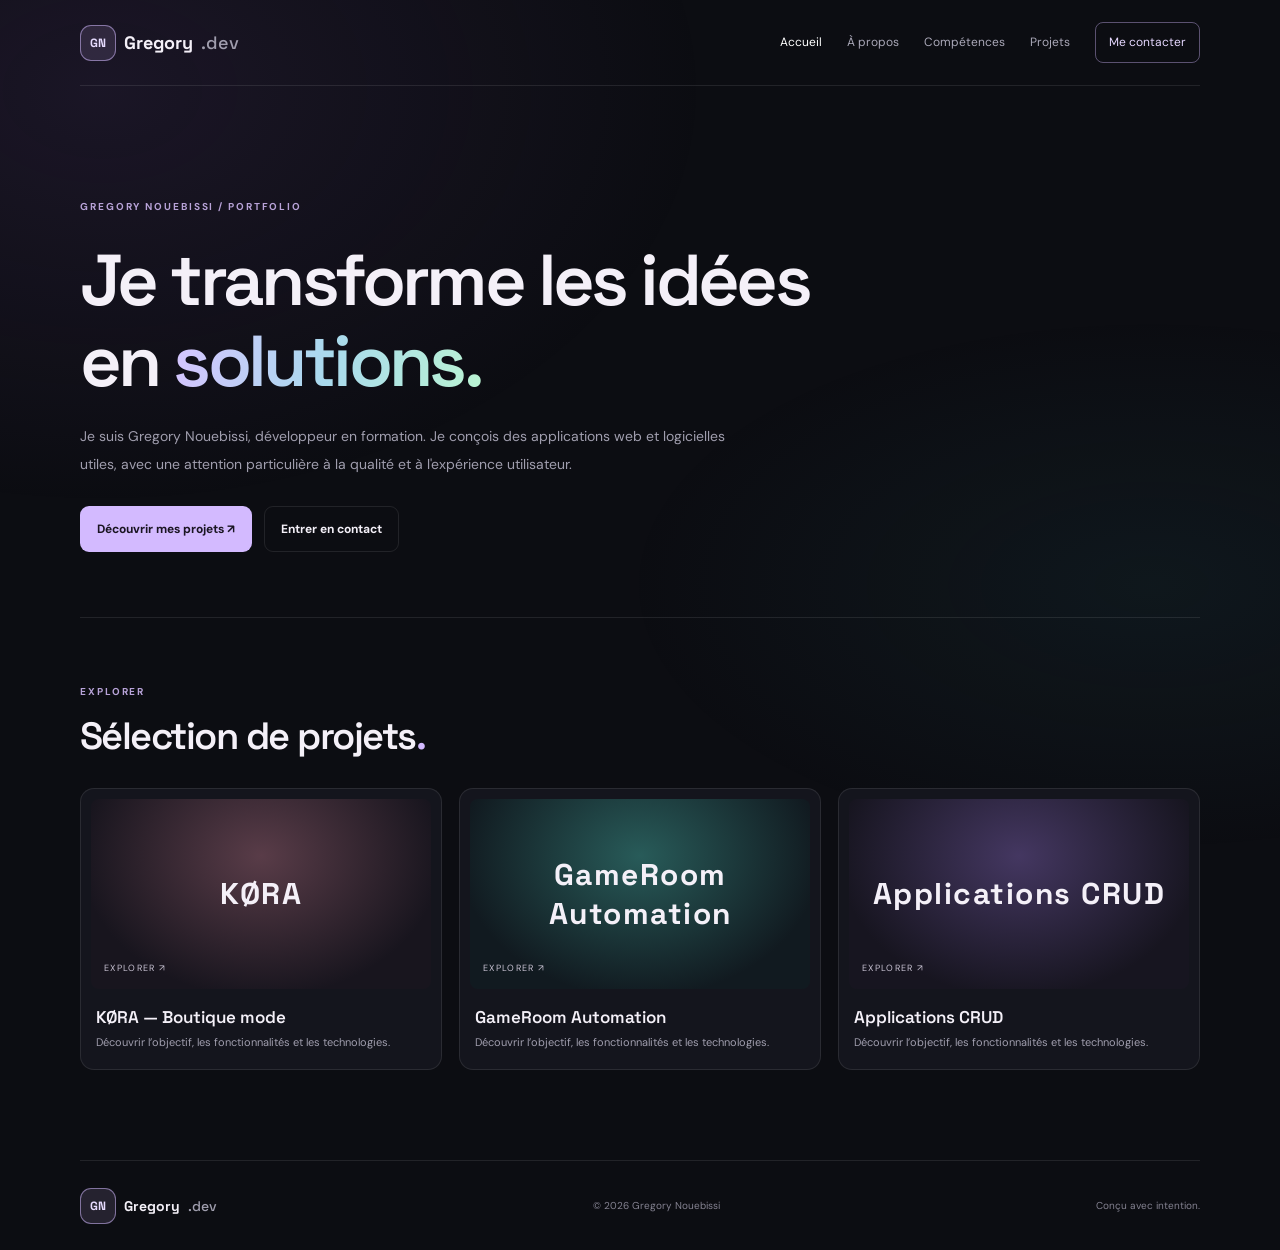
<file: index.html>
<!doctype html><html lang="fr"><head><meta charset="utf-8"><meta name="viewport" content="width=device-width, initial-scale=1"><meta name="theme-color" content="#0c0d12"><meta name="description" content="Je suis Gregory Nouebissi, développeur en formation. Je conçois des applications web et logicielles utiles, avec une attention particulière à la qualité et à l'expérience utilisateur."><title>Accueil — Gregory Nouebissi</title><link rel="stylesheet" href="assets/style.css"><script defer src="assets/main.js"></script></head><body><header class="topbar"><a class="brand" href="index.html"><span class="mark">GN</span> Gregory<span class="muted">.dev</span></a><button class="menu" aria-label="Ouvrir le menu" aria-expanded="false">☰</button><nav><a class="active" href="index.html">Accueil</a><a class="" href="about.html">À propos</a><a class="" href="skills.html">Compétences</a><a class="" href="projects.html">Projets</a><a class="" href="contact.html">Me contacter</a></nav></header><main class="wrap"><div class="intro reveal"><span class="eyebrow">GREGORY NOUEBISSI / PORTFOLIO</span><h1>Je transforme les idées en <em>solutions.</em></h1><p>Je suis Gregory Nouebissi, développeur en formation. Je conçois des applications web et logicielles utiles, avec une attention particulière à la qualité et à l'expérience utilisateur.</p><div class="actions"><a class="btn primary" href="projects.html">Découvrir mes projets ↗</a><a class="btn" href="contact.html">Entrer en contact</a></div></div><section class="section reveal"><div class="section-title"><span class="eyebrow">EXPLORER</span><h2>Sélection de projets<i>.</i></h2></div><div class="cards"><a class="project" href="project-kora.html"><div class="art art0"><b>KØRA</b><span>EXPLORER ↗</span></div><h3>KØRA — Boutique mode</h3><p>Découvrir l’objectif, les fonctionnalités et les technologies.</p></a><a class="project" href="project-gras.html"><div class="art art1"><b>GameRoom Automation</b><span>EXPLORER ↗</span></div><h3>GameRoom Automation</h3><p>Découvrir l’objectif, les fonctionnalités et les technologies.</p></a><a class="project" href="project-crud.html"><div class="art art2"><b>Applications CRUD</b><span>EXPLORER ↗</span></div><h3>Applications CRUD</h3><p>Découvrir l’objectif, les fonctionnalités et les technologies.</p></a></div></section></main><footer class="footer wrap"><a class="brand" href="index.html"><span class="mark">GN</span> Gregory<span class="muted">.dev</span></a><span>© <span data-year></span> Gregory Nouebissi</span><span>Conçu avec intention.</span></footer></body></html>
</file>
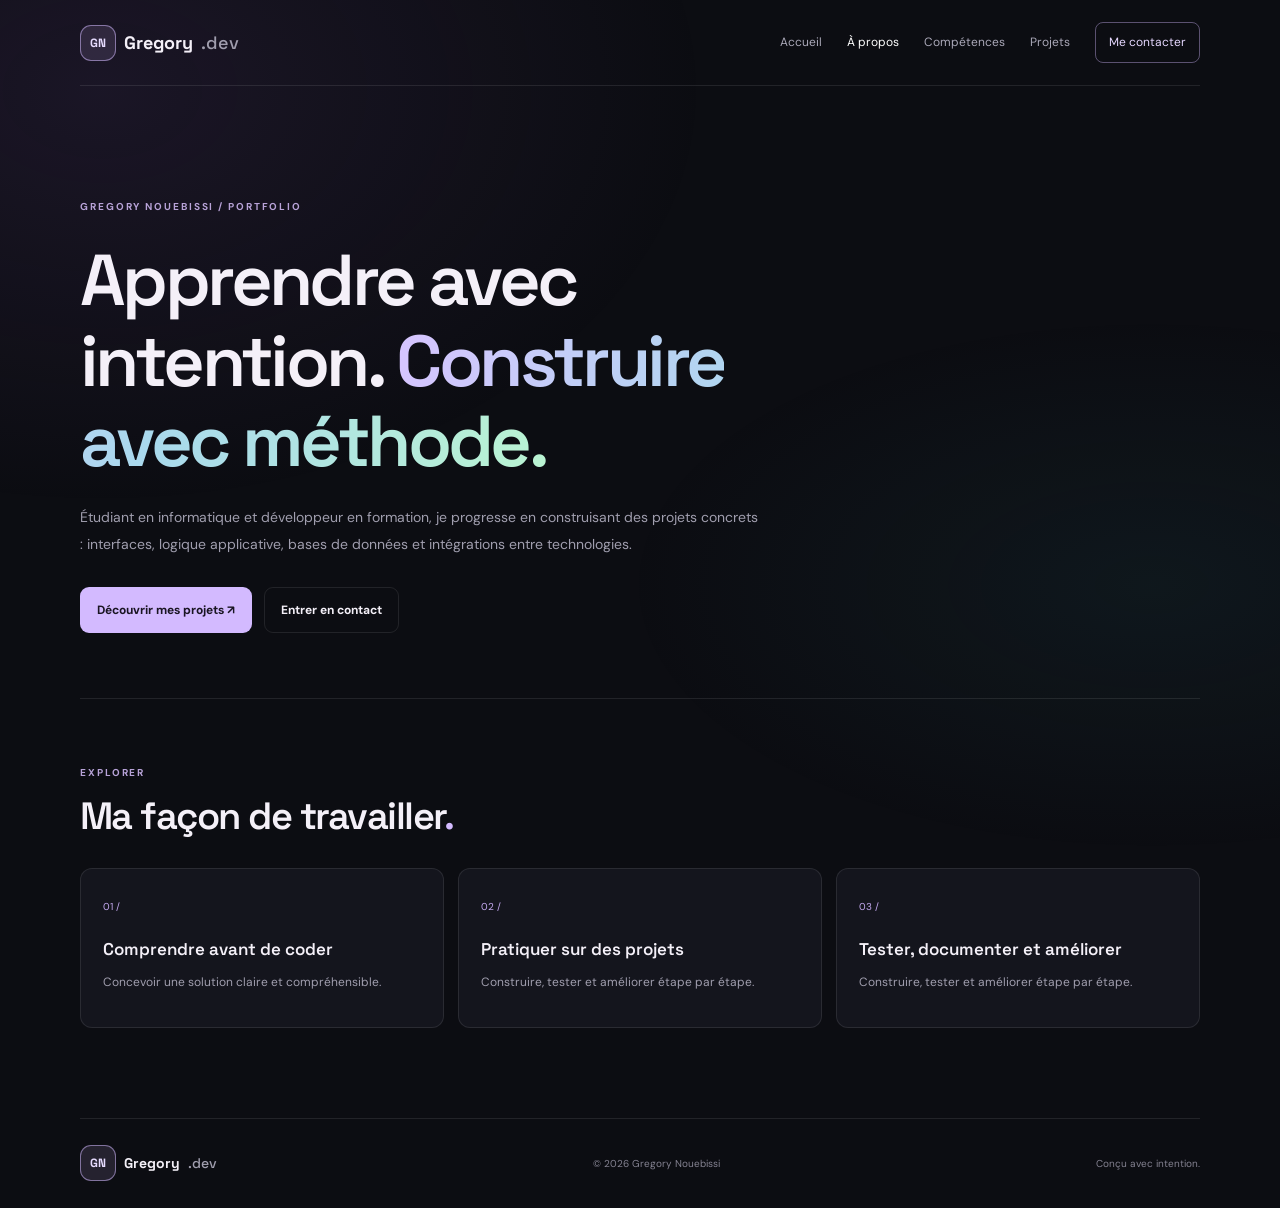
<file: about.html>
<!doctype html><html lang="fr"><head><meta charset="utf-8"><meta name="viewport" content="width=device-width, initial-scale=1"><meta name="theme-color" content="#0c0d12"><meta name="description" content="Étudiant en informatique et développeur en formation, je progresse en construisant des projets concrets : interfaces, logique applicative, bases de données et intégrations entre technologies."><title>À propos — Gregory Nouebissi</title><link rel="stylesheet" href="assets/style.css"><script defer src="assets/main.js"></script></head><body><header class="topbar"><a class="brand" href="index.html"><span class="mark">GN</span> Gregory<span class="muted">.dev</span></a><button class="menu" aria-label="Ouvrir le menu" aria-expanded="false">☰</button><nav><a class="" href="index.html">Accueil</a><a class="active" href="about.html">À propos</a><a class="" href="skills.html">Compétences</a><a class="" href="projects.html">Projets</a><a class="" href="contact.html">Me contacter</a></nav></header><main class="wrap"><div class="intro reveal"><span class="eyebrow">GREGORY NOUEBISSI / PORTFOLIO</span><h1>Apprendre avec intention. <em>Construire avec méthode.</em></h1><p>Étudiant en informatique et développeur en formation, je progresse en construisant des projets concrets : interfaces, logique applicative, bases de données et intégrations entre technologies.</p><div class="actions"><a class="btn primary" href="projects.html">Découvrir mes projets ↗</a><a class="btn" href="contact.html">Entrer en contact</a></div></div><section class="section reveal"><div class="section-title"><span class="eyebrow">EXPLORER</span><h2>Ma façon de travailler<i>.</i></h2></div><div class="info-grid"><article><span class="index">01 /</span><h3>Comprendre avant de coder</h3><p>Concevoir une solution claire et compréhensible.</p></article><article><span class="index">02 /</span><h3>Pratiquer sur des projets</h3><p>Construire, tester et améliorer étape par étape.</p></article><article><span class="index">03 /</span><h3>Tester, documenter et améliorer</h3><p>Construire, tester et améliorer étape par étape.</p></article></div></section></main><footer class="footer wrap"><a class="brand" href="index.html"><span class="mark">GN</span> Gregory<span class="muted">.dev</span></a><span>© <span data-year></span> Gregory Nouebissi</span><span>Conçu avec intention.</span></footer></body></html>
</file>
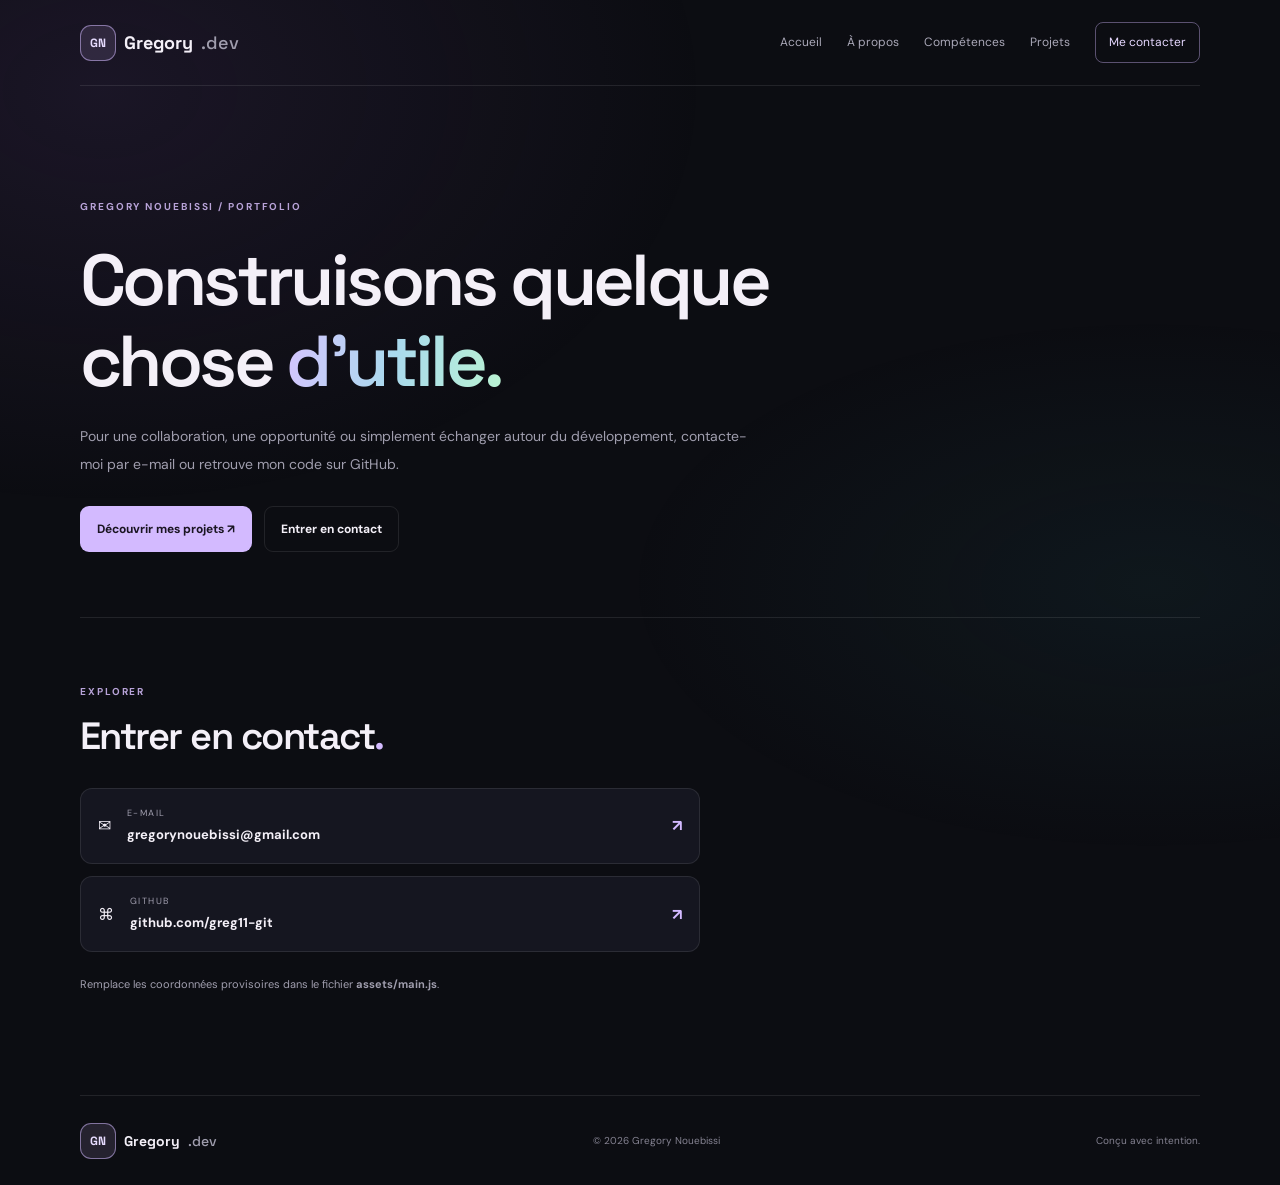
<file: contact.html>
<!doctype html><html lang="fr"><head><meta charset="utf-8"><meta name="viewport" content="width=device-width, initial-scale=1"><meta name="theme-color" content="#0c0d12"><meta name="description" content="Pour une collaboration, une opportunité ou simplement échanger autour du développement, contacte-moi par e-mail ou retrouve mon code sur GitHub."><title>Contact — Gregory Nouebissi</title><link rel="stylesheet" href="assets/style.css"><script defer src="assets/main.js"></script></head><body><header class="topbar"><a class="brand" href="index.html"><span class="mark">GN</span> Gregory<span class="muted">.dev</span></a><button class="menu" aria-label="Ouvrir le menu" aria-expanded="false">☰</button><nav><a class="" href="index.html">Accueil</a><a class="" href="about.html">À propos</a><a class="" href="skills.html">Compétences</a><a class="" href="projects.html">Projets</a><a class="active" href="contact.html">Me contacter</a></nav></header><main class="wrap"><div class="intro reveal"><span class="eyebrow">GREGORY NOUEBISSI / PORTFOLIO</span><h1>Construisons quelque chose <em>d'utile.</em></h1><p>Pour une collaboration, une opportunité ou simplement échanger autour du développement, contacte-moi par e-mail ou retrouve mon code sur GitHub.</p><div class="actions"><a class="btn primary" href="projects.html">Découvrir mes projets ↗</a><a class="btn" href="contact.html">Entrer en contact</a></div></div><section class="section reveal"><div class="section-title"><span class="eyebrow">EXPLORER</span><h2>Entrer en contact<i>.</i></h2></div><div class="contact"><a class="contact-link" href="mailto:TON_EMAIL_ICI">✉ <span><small>E-MAIL</small><b>TON_EMAIL_ICI</b></span><strong>↗</strong></a><a class="contact-link" href="https://github.com/TON-PSEUDO-GITHUB" target="_blank" rel="noreferrer">⌘ <span><small>GITHUB</small><b>github.com/TON-PSEUDO-GITHUB</b></span><strong>↗</strong></a><p class="note">Remplace les coordonnées provisoires dans le fichier <b>assets/main.js</b>.</p></div></section></main><footer class="footer wrap"><a class="brand" href="index.html"><span class="mark">GN</span> Gregory<span class="muted">.dev</span></a><span>© <span data-year></span> Gregory Nouebissi</span><span>Conçu avec intention.</span></footer></body></html>
</file>
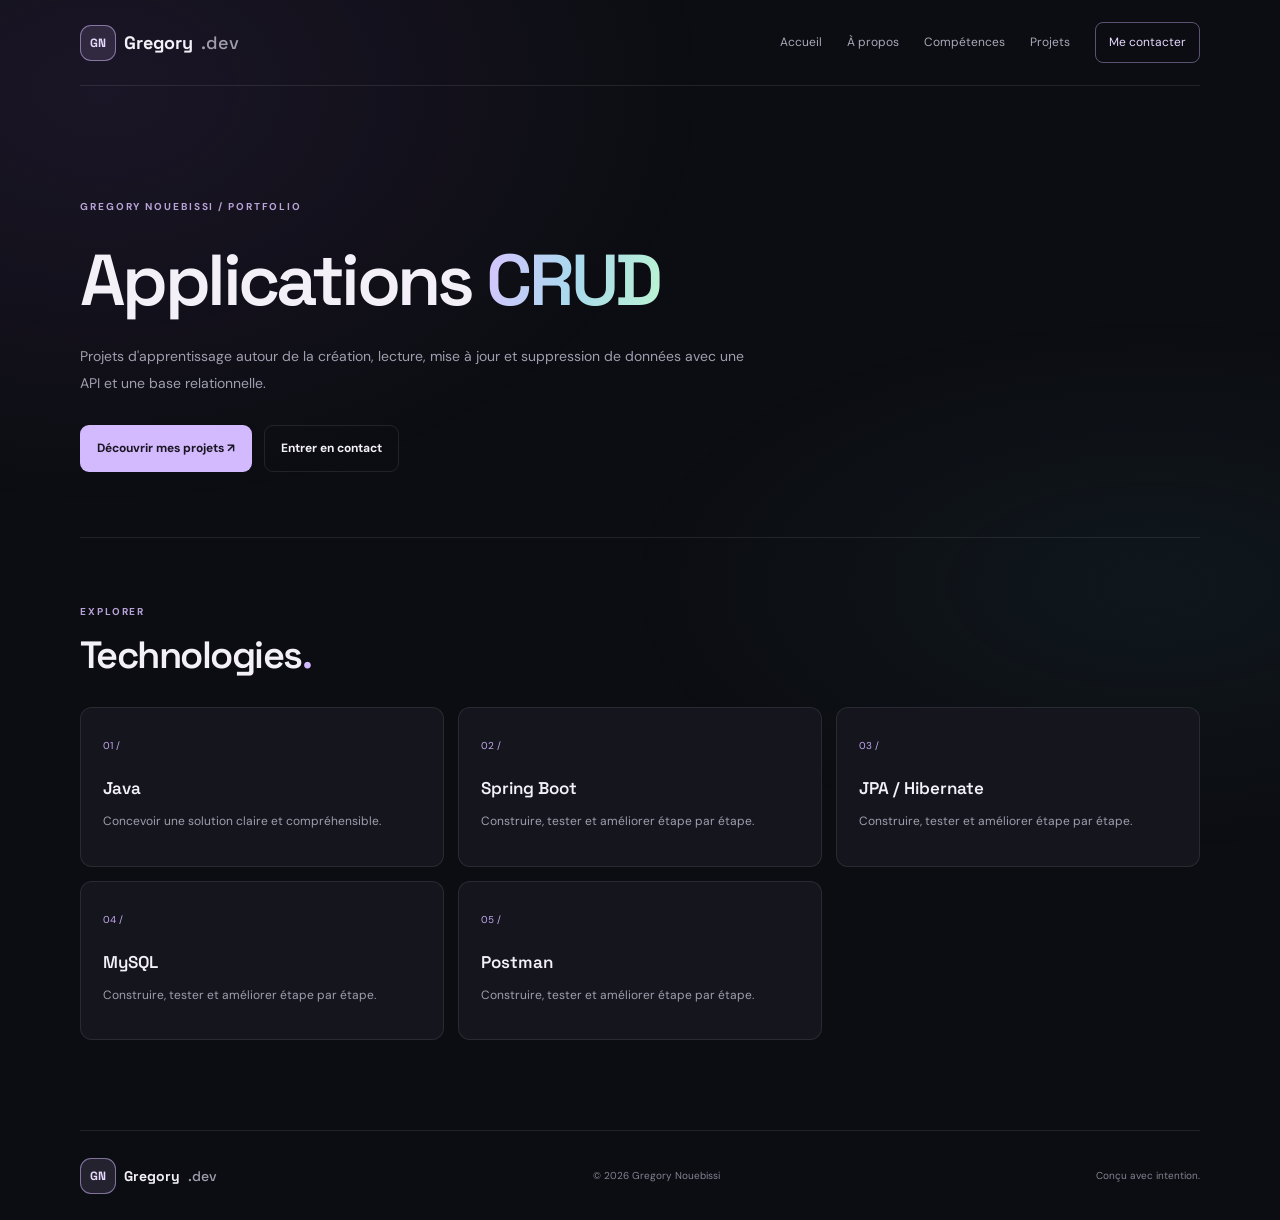
<file: project-crud.html>
<!doctype html><html lang="fr"><head><meta charset="utf-8"><meta name="viewport" content="width=device-width, initial-scale=1"><meta name="theme-color" content="#0c0d12"><meta name="description" content="Projets d'apprentissage autour de la création, lecture, mise à jour et suppression de données avec une API et une base relationnelle."><title>Applications CRUD — Gregory Nouebissi</title><link rel="stylesheet" href="assets/style.css"><script defer src="assets/main.js"></script></head><body><header class="topbar"><a class="brand" href="index.html"><span class="mark">GN</span> Gregory<span class="muted">.dev</span></a><button class="menu" aria-label="Ouvrir le menu" aria-expanded="false">☰</button><nav><a class="" href="index.html">Accueil</a><a class="" href="about.html">À propos</a><a class="" href="skills.html">Compétences</a><a class="" href="projects.html">Projets</a><a class="" href="contact.html">Me contacter</a></nav></header><main class="wrap"><div class="intro reveal"><span class="eyebrow">GREGORY NOUEBISSI / PORTFOLIO</span><h1>Applications <em>CRUD</em></h1><p>Projets d'apprentissage autour de la création, lecture, mise à jour et suppression de données avec une API et une base relationnelle.</p><div class="actions"><a class="btn primary" href="projects.html">Découvrir mes projets ↗</a><a class="btn" href="contact.html">Entrer en contact</a></div></div><section class="section reveal"><div class="section-title"><span class="eyebrow">EXPLORER</span><h2>Technologies<i>.</i></h2></div><div class="info-grid"><article><span class="index">01 /</span><h3>Java</h3><p>Concevoir une solution claire et compréhensible.</p></article><article><span class="index">02 /</span><h3>Spring Boot</h3><p>Construire, tester et améliorer étape par étape.</p></article><article><span class="index">03 /</span><h3>JPA / Hibernate</h3><p>Construire, tester et améliorer étape par étape.</p></article><article><span class="index">04 /</span><h3>MySQL</h3><p>Construire, tester et améliorer étape par étape.</p></article><article><span class="index">05 /</span><h3>Postman</h3><p>Construire, tester et améliorer étape par étape.</p></article></div></section></main><footer class="footer wrap"><a class="brand" href="index.html"><span class="mark">GN</span> Gregory<span class="muted">.dev</span></a><span>© <span data-year></span> Gregory Nouebissi</span><span>Conçu avec intention.</span></footer></body></html>
</file>
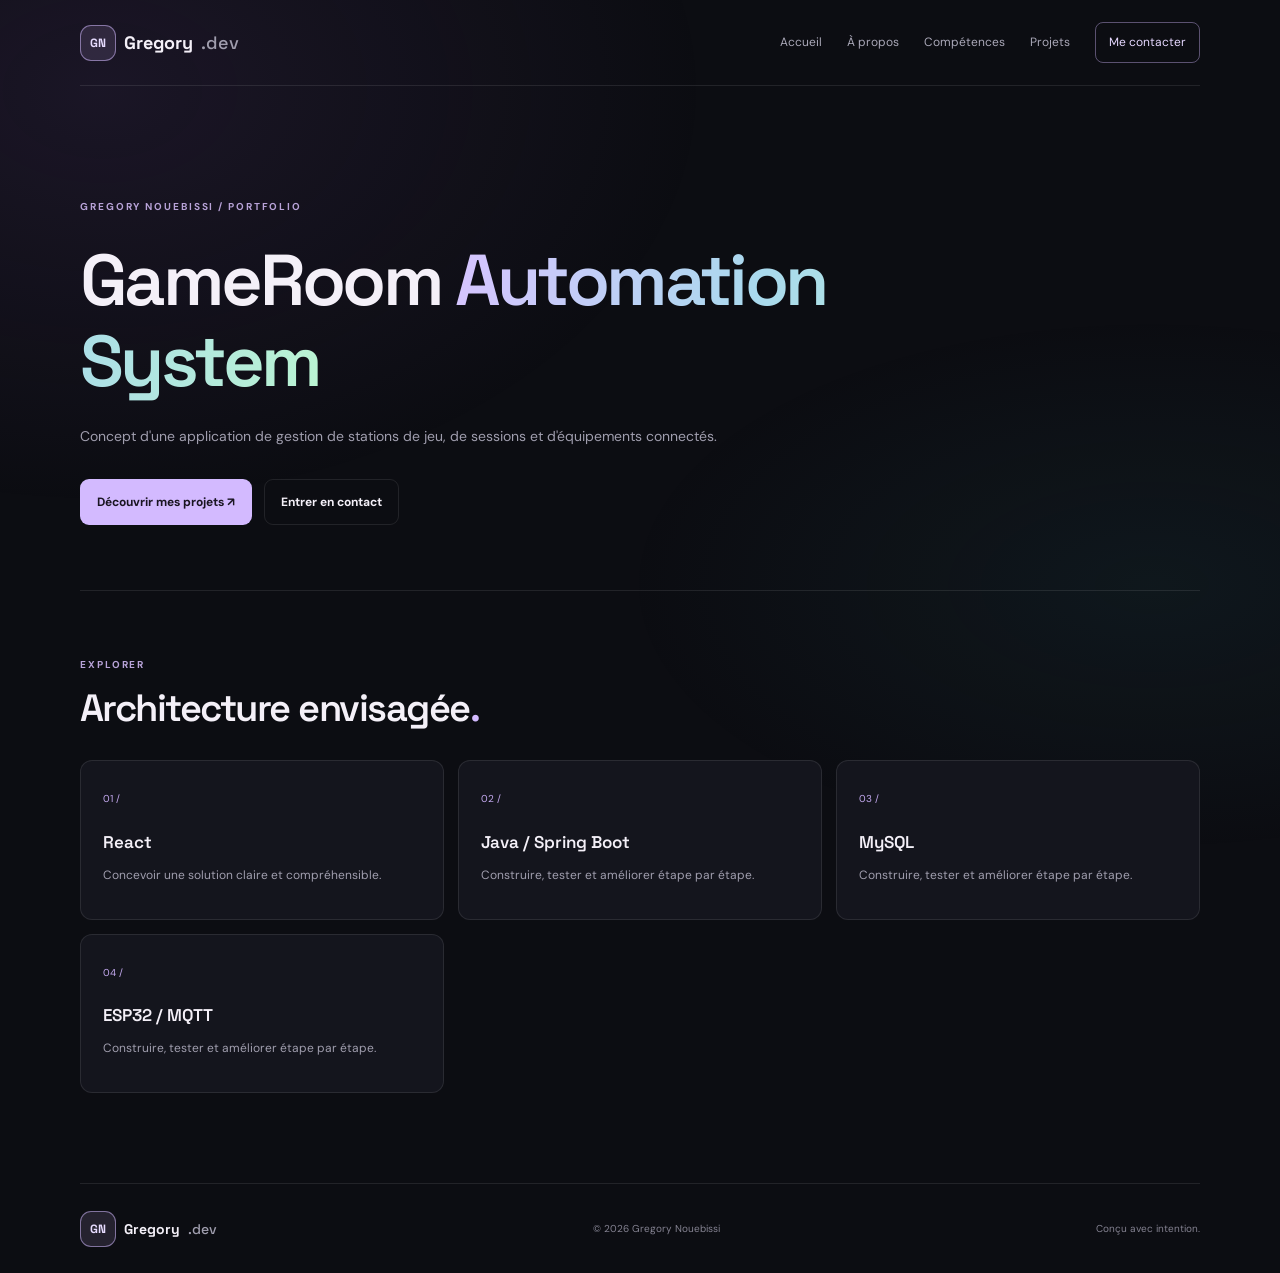
<file: project-gras.html>
<!doctype html><html lang="fr"><head><meta charset="utf-8"><meta name="viewport" content="width=device-width, initial-scale=1"><meta name="theme-color" content="#0c0d12"><meta name="description" content="Concept d'une application de gestion de stations de jeu, de sessions et d'équipements connectés."><title>GameRoom Automation — Gregory Nouebissi</title><link rel="stylesheet" href="assets/style.css"><script defer src="assets/main.js"></script></head><body><header class="topbar"><a class="brand" href="index.html"><span class="mark">GN</span> Gregory<span class="muted">.dev</span></a><button class="menu" aria-label="Ouvrir le menu" aria-expanded="false">☰</button><nav><a class="" href="index.html">Accueil</a><a class="" href="about.html">À propos</a><a class="" href="skills.html">Compétences</a><a class="" href="projects.html">Projets</a><a class="" href="contact.html">Me contacter</a></nav></header><main class="wrap"><div class="intro reveal"><span class="eyebrow">GREGORY NOUEBISSI / PORTFOLIO</span><h1>GameRoom <em>Automation System</em></h1><p>Concept d'une application de gestion de stations de jeu, de sessions et d'équipements connectés.</p><div class="actions"><a class="btn primary" href="projects.html">Découvrir mes projets ↗</a><a class="btn" href="contact.html">Entrer en contact</a></div></div><section class="section reveal"><div class="section-title"><span class="eyebrow">EXPLORER</span><h2>Architecture envisagée<i>.</i></h2></div><div class="info-grid"><article><span class="index">01 /</span><h3>React</h3><p>Concevoir une solution claire et compréhensible.</p></article><article><span class="index">02 /</span><h3>Java / Spring Boot</h3><p>Construire, tester et améliorer étape par étape.</p></article><article><span class="index">03 /</span><h3>MySQL</h3><p>Construire, tester et améliorer étape par étape.</p></article><article><span class="index">04 /</span><h3>ESP32 / MQTT</h3><p>Construire, tester et améliorer étape par étape.</p></article></div></section></main><footer class="footer wrap"><a class="brand" href="index.html"><span class="mark">GN</span> Gregory<span class="muted">.dev</span></a><span>© <span data-year></span> Gregory Nouebissi</span><span>Conçu avec intention.</span></footer></body></html>
</file>
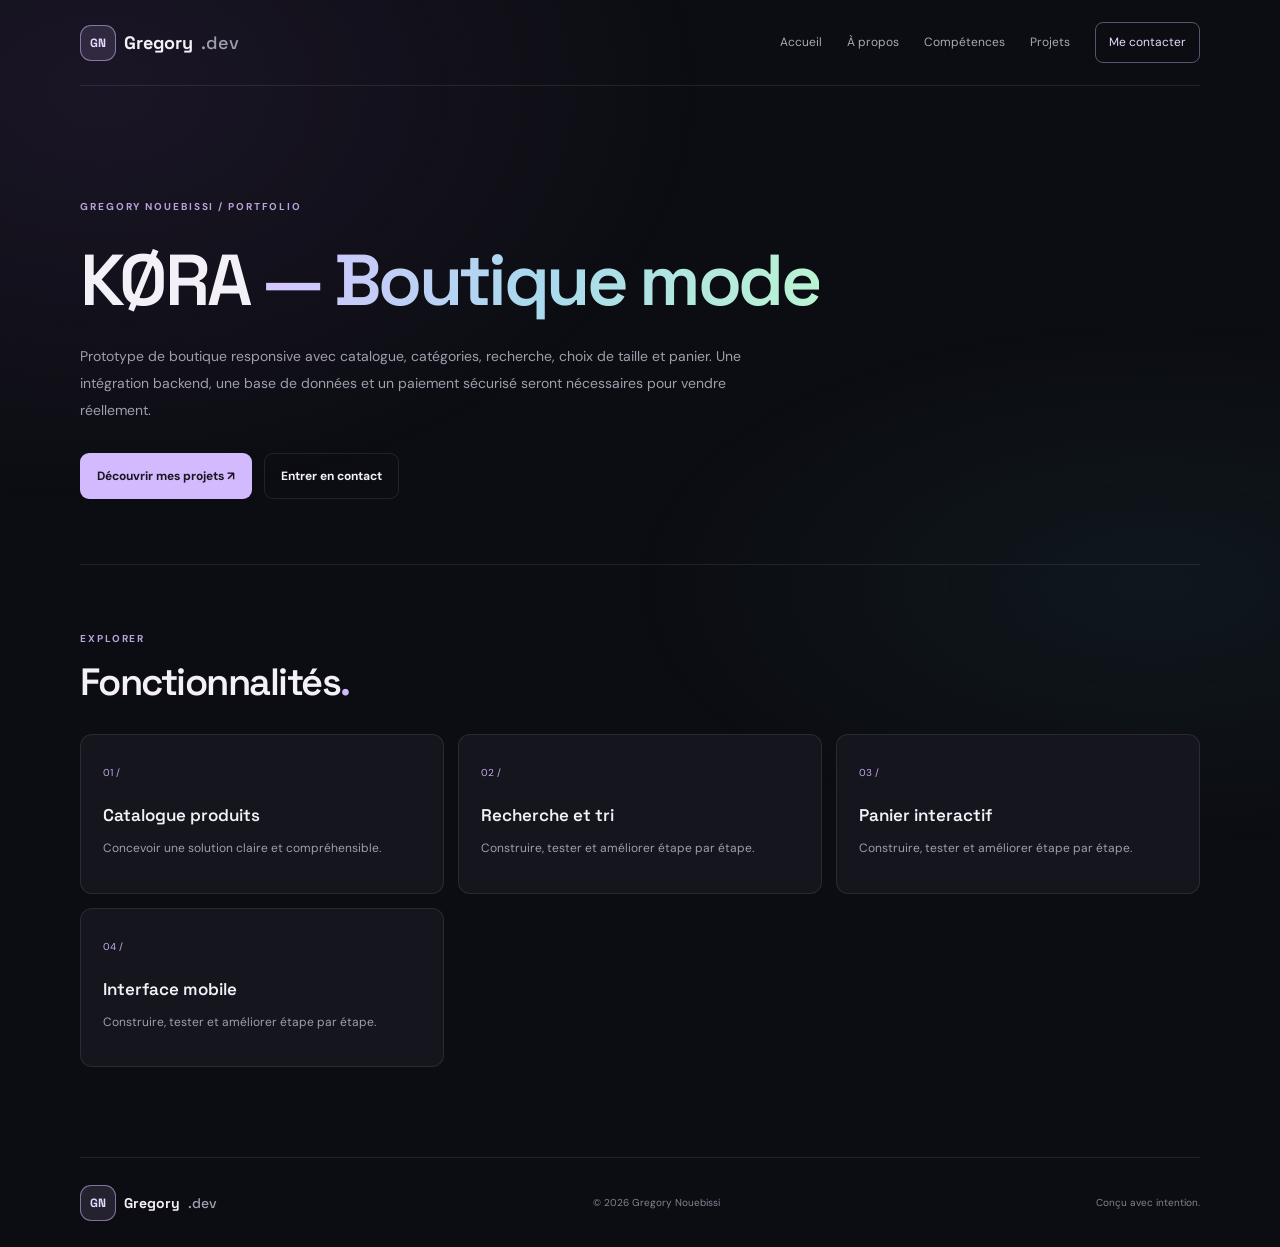
<file: project-kora.html>
<!doctype html>
<html lang="fr">
    <head><meta charset="utf-8"><meta name="viewport" content="width=device-width, initial-scale=1"><meta name="theme-color" content="#0c0d12"><meta name="description" content="Prototype de boutique responsive avec catalogue, catégories, recherche, choix de taille et panier. Une intégration backend, une base de données et un paiement sécurisé seront nécessaires pour vendre réellement.">
        <title>KØRA — Projet — Gregory Nouebissi</title><link rel="stylesheet" href="assets/style.css"><script defer src="assets/main.js"></script></head><body><header class="topbar"><a class="brand" href="index.html"><span class="mark">GN</span> Gregory<span class="muted">.dev</span></a><button class="menu" aria-label="Ouvrir le menu" aria-expanded="false">☰</button><nav><a class="" href="index.html">Accueil</a><a class="" href="about.html">À propos</a><a class="" href="skills.html">Compétences</a><a class="" href="projects.html">Projets</a><a class="" href="contact.html">Me contacter</a></nav></header><main class="wrap"><div class="intro reveal"><span class="eyebrow">GREGORY NOUEBISSI / PORTFOLIO</span><h1>KØRA <em>— Boutique mode</em></h1><p>Prototype de boutique responsive avec catalogue, catégories, recherche, choix de taille et panier. Une intégration backend, une base de données et un paiement sécurisé seront nécessaires pour vendre réellement.</p><div class="actions"><a class="btn primary" href="projects.html">Découvrir mes projets ↗</a><a class="btn" href="contact.html">Entrer en contact</a></div></div><section class="section reveal"><div class="section-title"><span class="eyebrow">EXPLORER</span><h2>Fonctionnalités<i>.</i></h2></div><div class="info-grid"><article><span class="index">01 /</span><h3>Catalogue produits</h3><p>Concevoir une solution claire et compréhensible.</p></article><article><span class="index">02 /</span><h3>Recherche et tri</h3><p>Construire, tester et améliorer étape par étape.</p></article><article><span class="index">03 /</span><h3>Panier interactif</h3><p>Construire, tester et améliorer étape par étape.</p></article><article><span class="index">04 /</span><h3>Interface mobile</h3><p>Construire, tester et améliorer étape par étape.</p></article></div></section></main><footer class="footer wrap"><a class="brand" href="index.html"><span class="mark">GN</span> Gregory<span class="muted">.dev</span></a><span>© <span data-year></span> Gregory Nouebissi</span><span>Conçu avec intention.</span></footer></body></html>
</file>
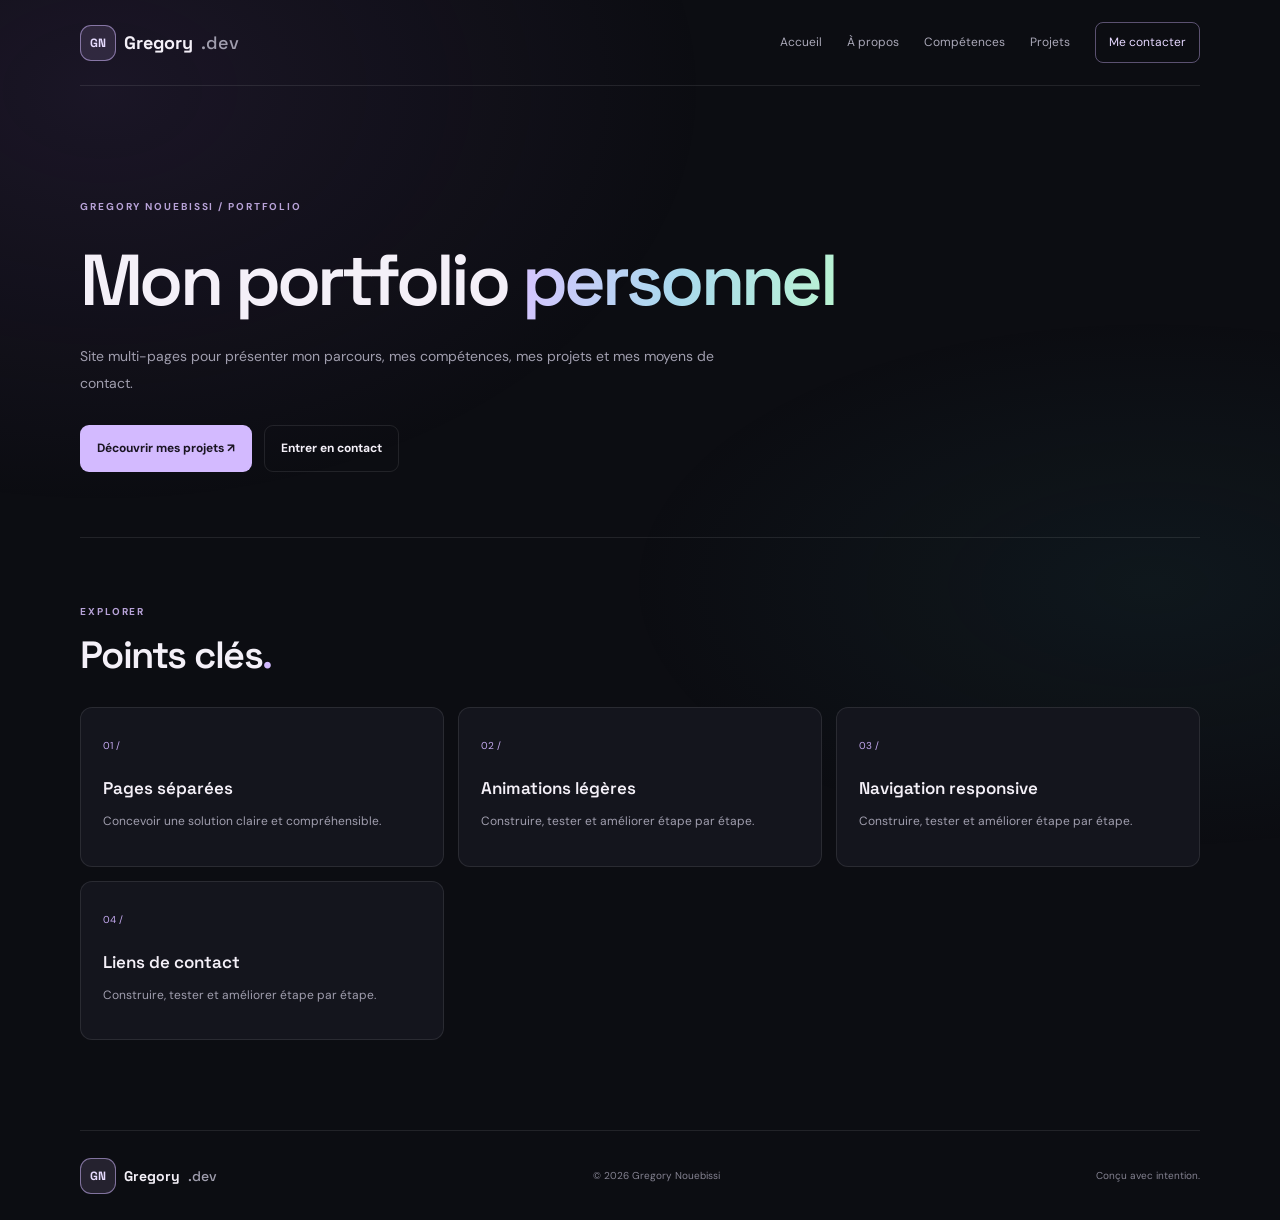
<file: project-portfolio.html>
<!doctype html><html lang="fr"><head><meta charset="utf-8"><meta name="viewport" content="width=device-width, initial-scale=1"><meta name="theme-color" content="#0c0d12"><meta name="description" content="Site multi-pages pour présenter mon parcours, mes compétences, mes projets et mes moyens de contact."><title>Portfolio développeur — Gregory Nouebissi</title><link rel="stylesheet" href="assets/style.css"><script defer src="assets/main.js"></script></head><body><header class="topbar"><a class="brand" href="index.html"><span class="mark">GN</span> Gregory<span class="muted">.dev</span></a><button class="menu" aria-label="Ouvrir le menu" aria-expanded="false">☰</button><nav><a class="" href="index.html">Accueil</a><a class="" href="about.html">À propos</a><a class="" href="skills.html">Compétences</a><a class="" href="projects.html">Projets</a><a class="" href="contact.html">Me contacter</a></nav></header><main class="wrap"><div class="intro reveal"><span class="eyebrow">GREGORY NOUEBISSI / PORTFOLIO</span><h1>Mon portfolio <em>personnel</em></h1><p>Site multi-pages pour présenter mon parcours, mes compétences, mes projets et mes moyens de contact.</p><div class="actions"><a class="btn primary" href="projects.html">Découvrir mes projets ↗</a><a class="btn" href="contact.html">Entrer en contact</a></div></div><section class="section reveal"><div class="section-title"><span class="eyebrow">EXPLORER</span><h2>Points clés<i>.</i></h2></div><div class="info-grid"><article><span class="index">01 /</span><h3>Pages séparées</h3><p>Concevoir une solution claire et compréhensible.</p></article><article><span class="index">02 /</span><h3>Animations légères</h3><p>Construire, tester et améliorer étape par étape.</p></article><article><span class="index">03 /</span><h3>Navigation responsive</h3><p>Construire, tester et améliorer étape par étape.</p></article><article><span class="index">04 /</span><h3>Liens de contact</h3><p>Construire, tester et améliorer étape par étape.</p></article></div></section></main><footer class="footer wrap"><a class="brand" href="index.html"><span class="mark">GN</span> Gregory<span class="muted">.dev</span></a><span>© <span data-year></span> Gregory Nouebissi</span><span>Conçu avec intention.</span></footer></body></html>
</file>
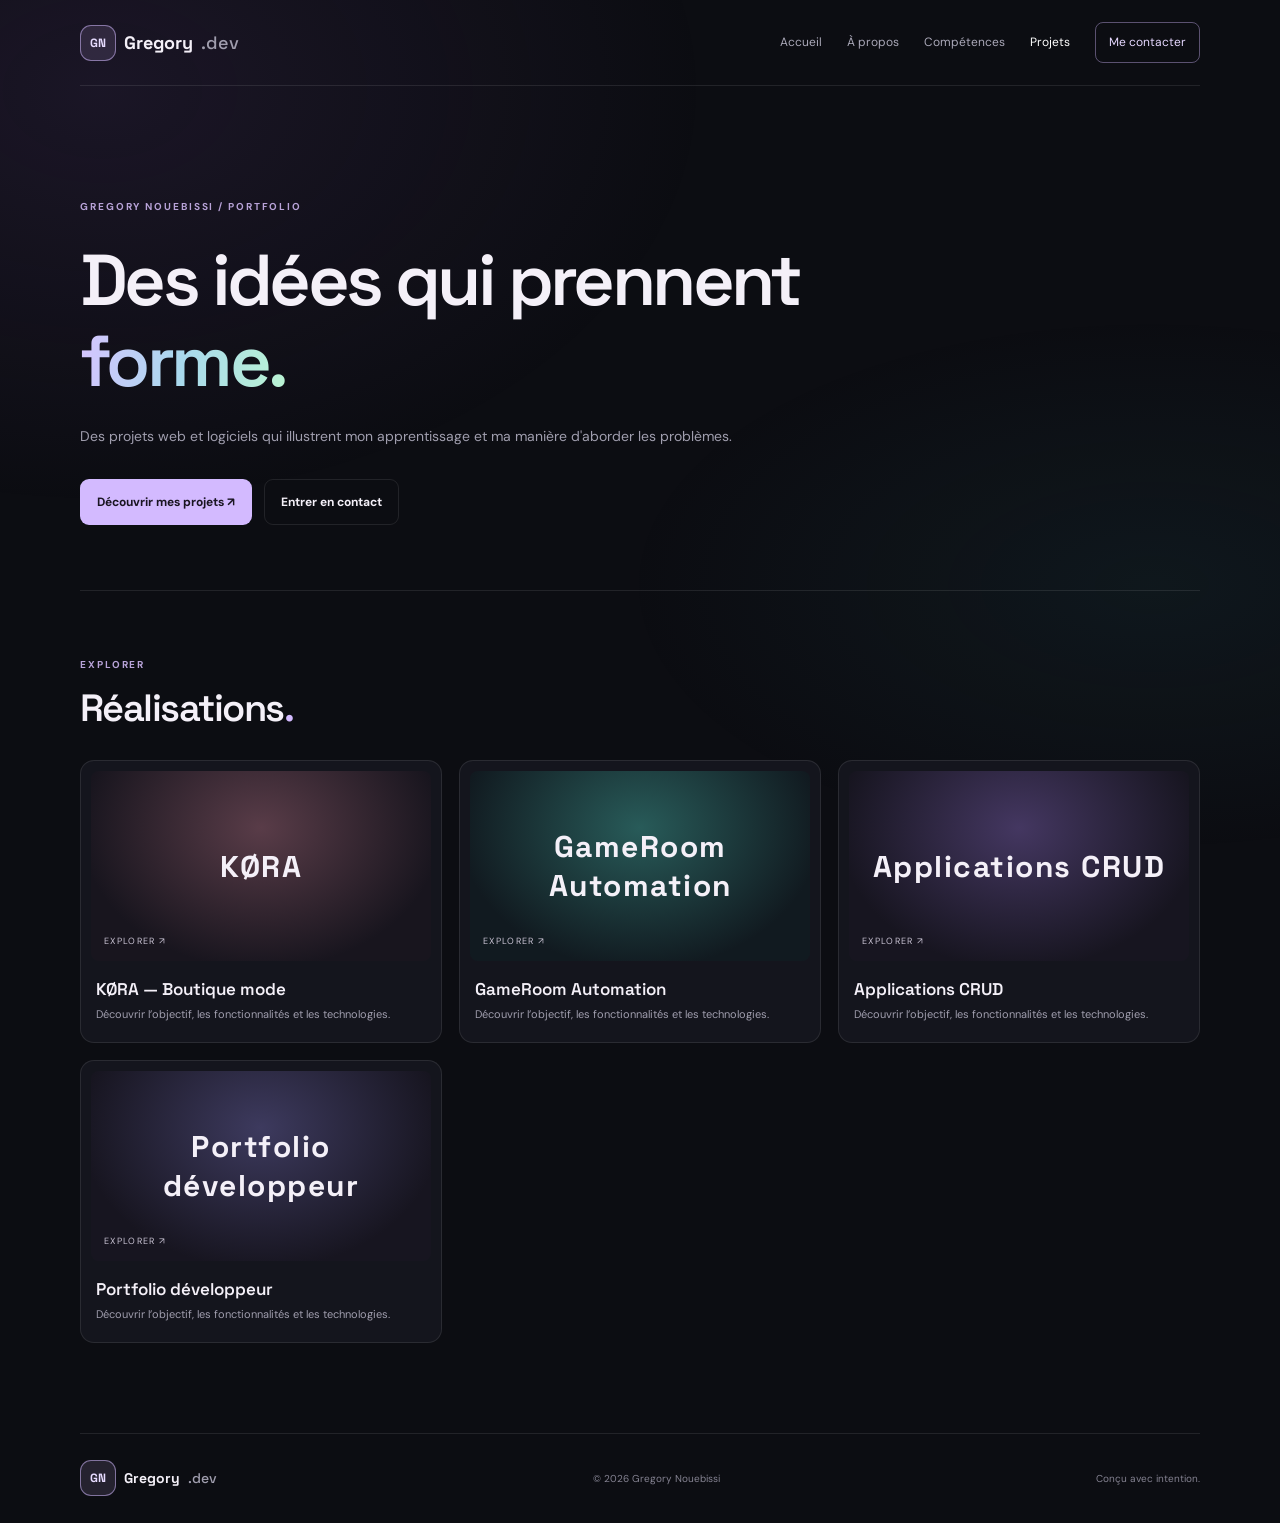
<file: projects.html>
<!doctype html><html lang="fr"><head><meta charset="utf-8"><meta name="viewport" content="width=device-width, initial-scale=1"><meta name="theme-color" content="#0c0d12"><meta name="description" content="Des projets web et logiciels qui illustrent mon apprentissage et ma manière d'aborder les problèmes."><title>Projets — Gregory Nouebissi</title><link rel="stylesheet" href="assets/style.css"><script defer src="assets/main.js"></script></head><body><header class="topbar"><a class="brand" href="index.html"><span class="mark">GN</span> Gregory<span class="muted">.dev</span></a><button class="menu" aria-label="Ouvrir le menu" aria-expanded="false">☰</button><nav><a class="" href="index.html">Accueil</a><a class="" href="about.html">À propos</a><a class="" href="skills.html">Compétences</a><a class="active" href="projects.html">Projets</a><a class="" href="contact.html">Me contacter</a></nav></header><main class="wrap"><div class="intro reveal"><span class="eyebrow">GREGORY NOUEBISSI / PORTFOLIO</span><h1>Des idées qui prennent <em>forme.</em></h1><p>Des projets web et logiciels qui illustrent mon apprentissage et ma manière d'aborder les problèmes.</p><div class="actions"><a class="btn primary" href="projects.html">Découvrir mes projets ↗</a><a class="btn" href="contact.html">Entrer en contact</a></div></div><section class="section reveal"><div class="section-title"><span class="eyebrow">EXPLORER</span><h2>Réalisations<i>.</i></h2></div><div class="cards"><a class="project" href="https://wonderful-starship-beb9b8.netlify.app/"><div class="art art0"><b>KØRA</b><span>EXPLORER ↗</span></div><h3>KØRA — Boutique mode</h3><p>Découvrir l’objectif, les fonctionnalités et les technologies.</p></a><a class="project" href="project-gras.html"><div class="art art1"><b>GameRoom Automation</b><span>EXPLORER ↗</span></div><h3>GameRoom Automation</h3><p>Découvrir l’objectif, les fonctionnalités et les technologies.</p></a><a class="project" href="project-crud.html"><div class="art art2"><b>Applications CRUD</b><span>EXPLORER ↗</span></div><h3>Applications CRUD</h3><p>Découvrir l’objectif, les fonctionnalités et les technologies.</p></a><a class="project" href="project-portfolio.html"><div class="art art3"><b>Portfolio développeur</b><span>EXPLORER ↗</span></div><h3>Portfolio développeur</h3><p>Découvrir l’objectif, les fonctionnalités et les technologies.</p></a></div></section></main><footer class="footer wrap"><a class="brand" href="index.html"><span class="mark">GN</span> Gregory<span class="muted">.dev</span></a><span>© <span data-year></span> Gregory Nouebissi</span><span>Conçu avec intention.</span></footer></body></html>
</file>
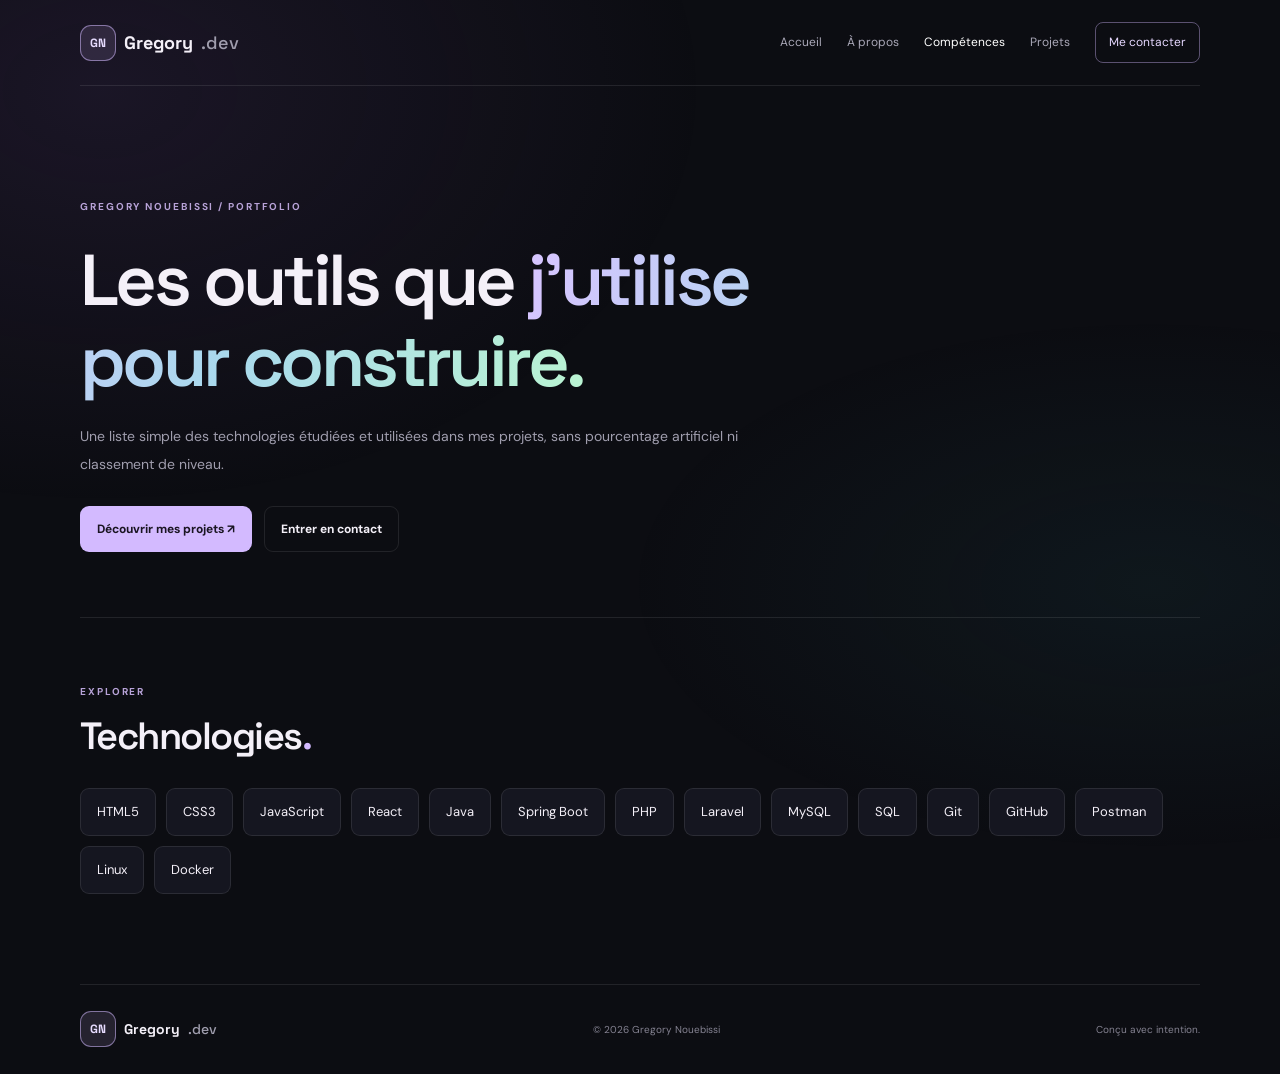
<file: skills.html>
<!doctype html><html lang="fr"><head><meta charset="utf-8"><meta name="viewport" content="width=device-width, initial-scale=1"><meta name="theme-color" content="#0c0d12"><meta name="description" content="Une liste simple des technologies étudiées et utilisées dans mes projets, sans pourcentage artificiel ni classement de niveau."><title>Compétences — Gregory Nouebissi</title><link rel="stylesheet" href="assets/style.css"><script defer src="assets/main.js"></script></head><body><header class="topbar"><a class="brand" href="index.html"><span class="mark">GN</span> Gregory<span class="muted">.dev</span></a><button class="menu" aria-label="Ouvrir le menu" aria-expanded="false">☰</button><nav><a class="" href="index.html">Accueil</a><a class="" href="about.html">À propos</a><a class="active" href="skills.html">Compétences</a><a class="" href="projects.html">Projets</a><a class="" href="contact.html">Me contacter</a></nav></header><main class="wrap"><div class="intro reveal"><span class="eyebrow">GREGORY NOUEBISSI / PORTFOLIO</span><h1>Les outils que <em>j'utilise pour construire.</em></h1><p>Une liste simple des technologies étudiées et utilisées dans mes projets, sans pourcentage artificiel ni classement de niveau.</p><div class="actions"><a class="btn primary" href="projects.html">Découvrir mes projets ↗</a><a class="btn" href="contact.html">Entrer en contact</a></div></div><section class="section reveal"><div class="section-title"><span class="eyebrow">EXPLORER</span><h2>Technologies<i>.</i></h2></div><div class="chips"><span>HTML5</span><span>CSS3</span><span>JavaScript</span><span>React</span><span>Java</span><span>Spring Boot</span><span>PHP</span><span>Laravel</span><span>MySQL</span><span>SQL</span><span>Git</span><span>GitHub</span><span>Postman</span><span>Linux</span><span>Docker</span></div></section></main><footer class="footer wrap"><a class="brand" href="index.html"><span class="mark">GN</span> Gregory<span class="muted">.dev</span></a><span>© <span data-year></span> Gregory Nouebissi</span><span>Conçu avec intention.</span></footer></body></html>
</file>
<file: assets/style.css>
@import url('https://fonts.googleapis.com/css2?family=DM+Sans:wght@400;500;600;700&family=Space+Grotesk:wght@400;500;600;700&display=swap');
:root{--bg:#0c0d12;--panel:#151620;--text:#f4f0f8;--muted:#a09eae;--line:#ffffff18;--purple:#d3baff;--mint:#baf4d2}*{box-sizing:border-box}body{margin:0;background:var(--bg);color:var(--text);font-family:'DM Sans',sans-serif;line-height:1.7}body:before{content:"";position:fixed;inset:0;z-index:-2;background:radial-gradient(ellipse at 8% 10%,#573a7933,transparent 36%),radial-gradient(ellipse at 90% 65%,#27636a20,transparent 32%)}a{color:inherit;text-decoration:none}.wrap,.topbar{width:min(1120px,calc(100% - 48px));margin:auto}.topbar{height:86px;display:flex;align-items:center;justify-content:space-between;border-bottom:1px solid var(--line)}.brand{font:700 18px 'Space Grotesk';display:flex;align-items:center;gap:8px}.mark{display:inline-grid;place-items:center;width:36px;height:36px;border-radius:11px;border:1px solid #d3baff88;background:#d3baff20;color:#e7dcff;font-size:12px}.muted{color:var(--muted);font-weight:500}.topbar nav{display:flex;gap:25px;align-items:center}.topbar nav a{font-size:12px;color:#aaa8b8;transition:color .2s}.topbar nav a:hover,.topbar nav a.active{color:white}.topbar nav a:last-child{border:1px solid #d3baff66;padding:9px 13px;border-radius:8px;color:#e6d8ff}.menu{display:none;background:#181923;color:white;border:1px solid var(--line);padding:9px;border-radius:8px}.intro{padding:105px 0 65px;max-width:800px}.eyebrow{font-size:10px;font-weight:700;letter-spacing:.19em;color:#b8a3d8}.intro h1{font:600 clamp(43px,6vw,72px)/1.12 'Space Grotesk';letter-spacing:-.05em;margin:22px 0}.intro h1 em{font-style:normal;background:linear-gradient(100deg,#d7c4ff,#a9d9ed,#baf4d2);background-clip:text;color:transparent}.intro p{max-width:680px;color:var(--muted);font-size:14px;line-height:1.95}.actions{display:flex;gap:12px;flex-wrap:wrap;margin-top:28px}.btn{display:inline-flex;padding:12px 16px;border-radius:9px;border:1px solid var(--line);font-size:12px;font-weight:700;transition:transform .2s,border-color .2s}.btn:hover{transform:translateY(-3px);border-color:#d3baff88}.primary{background:var(--purple);color:#1a1522;border-color:transparent}.section{border-top:1px solid var(--line);padding:58px 0 90px}.section-title h2{font:600 38px 'Space Grotesk';letter-spacing:-.04em;margin:8px 0 28px}.section-title h2 i{color:var(--purple);font-style:normal}.cards{display:grid;grid-template-columns:repeat(3,minmax(0,1fr));gap:17px}.project{padding:10px 10px 18px;border:1px solid var(--line);border-radius:14px;background:#14151d;transition:transform .3s,border-color .3s}.project:hover{transform:translateY(-6px);border-color:#d3baff88}.art{height:190px;border-radius:8px;display:grid;place-content:center;text-align:center;position:relative;overflow:hidden;background:radial-gradient(ellipse at 50% 30%,#593c48,#18151e 75%)}.art1{background:radial-gradient(ellipse at 50% 30%,#285b59,#111a20 75%)}.art2{background:radial-gradient(ellipse at 50% 30%,#443761,#171520 75%)}.art3{background:radial-gradient(ellipse at 50% 30%,#3d3a5e,#171520 75%)}.art b{font:700 30px 'Space Grotesk';letter-spacing:.05em}.art span{position:absolute;bottom:12px;left:13px;font-size:9px;letter-spacing:.15em;color:#c9c3d3}.project h3{font:600 17px 'Space Grotesk';margin:17px 5px 5px}.project p{font-size:11px;color:var(--muted);margin:0 5px}.chips{display:flex;flex-wrap:wrap;gap:10px}.chips span{padding:12px 16px;border:1px solid var(--line);background:#151620;border-radius:9px;font-size:13px;transition:background .2s,border-color .2s}.chips span:hover{background:#d3baff14;border-color:#d3baff66}.info-grid{display:grid;grid-template-columns:repeat(3,minmax(0,1fr));gap:14px}.info-grid article{border:1px solid var(--line);background:#14151d;padding:22px;border-radius:12px}.index{font-size:10px;color:#c5aaf1}.info-grid h3{font:600 17px 'Space Grotesk';margin:20px 0 8px}.info-grid p{color:var(--muted);font-size:12px}.contact{display:grid;gap:12px;max-width:620px}.contact-link{display:flex;align-items:center;gap:16px;padding:17px;border:1px solid var(--line);border-radius:12px;background:#151620;transition:border-color .2s,transform .2s}.contact-link:hover{border-color:#d3baff88;transform:translateX(4px)}.contact-link>span{display:grid;gap:3px}.contact-link small{font-size:9px;letter-spacing:.16em;color:var(--muted)}.contact-link b{font-size:13px;overflow-wrap:anywhere}.contact-link strong{margin-left:auto;color:var(--purple)}.note{font-size:11px;color:var(--muted)}.footer{min-height:90px;border-top:1px solid var(--line);display:flex;align-items:center;justify-content:space-between;gap:15px;color:#858392;font-size:10px}.footer .brand{color:var(--text);font-size:14px}.reveal{opacity:1;transform:none;transition:opacity .7s ease,transform .7s ease}.reveal.visible{opacity:1;transform:none}@media(prefers-reduced-motion:reduce){*,*::before,*::after{animation:none!important;transition:none!important}.reveal{opacity:1;transform:none}}@media(max-width:760px){.wrap,.topbar{width:calc(100% - 32px)}.topbar{height:72px}.menu{display:block}.topbar nav{display:none;position:absolute;top:65px;left:16px;right:16px;z-index:5;background:#14151df7;border:1px solid var(--line);border-radius:12px;padding:12px;flex-direction:column;align-items:stretch;gap:0}.topbar nav.open{display:flex}.topbar nav a{padding:12px}.intro{padding:70px 0 50px}.intro h1{font-size:clamp(42px,11vw,60px)}.cards,.info-grid{grid-template-columns:1fr}.art{height:215px}.section{padding:40px 0 65px}.footer{flex-wrap:wrap;padding:20px 0}.footer>span:last-child{display:none}}
</file>
